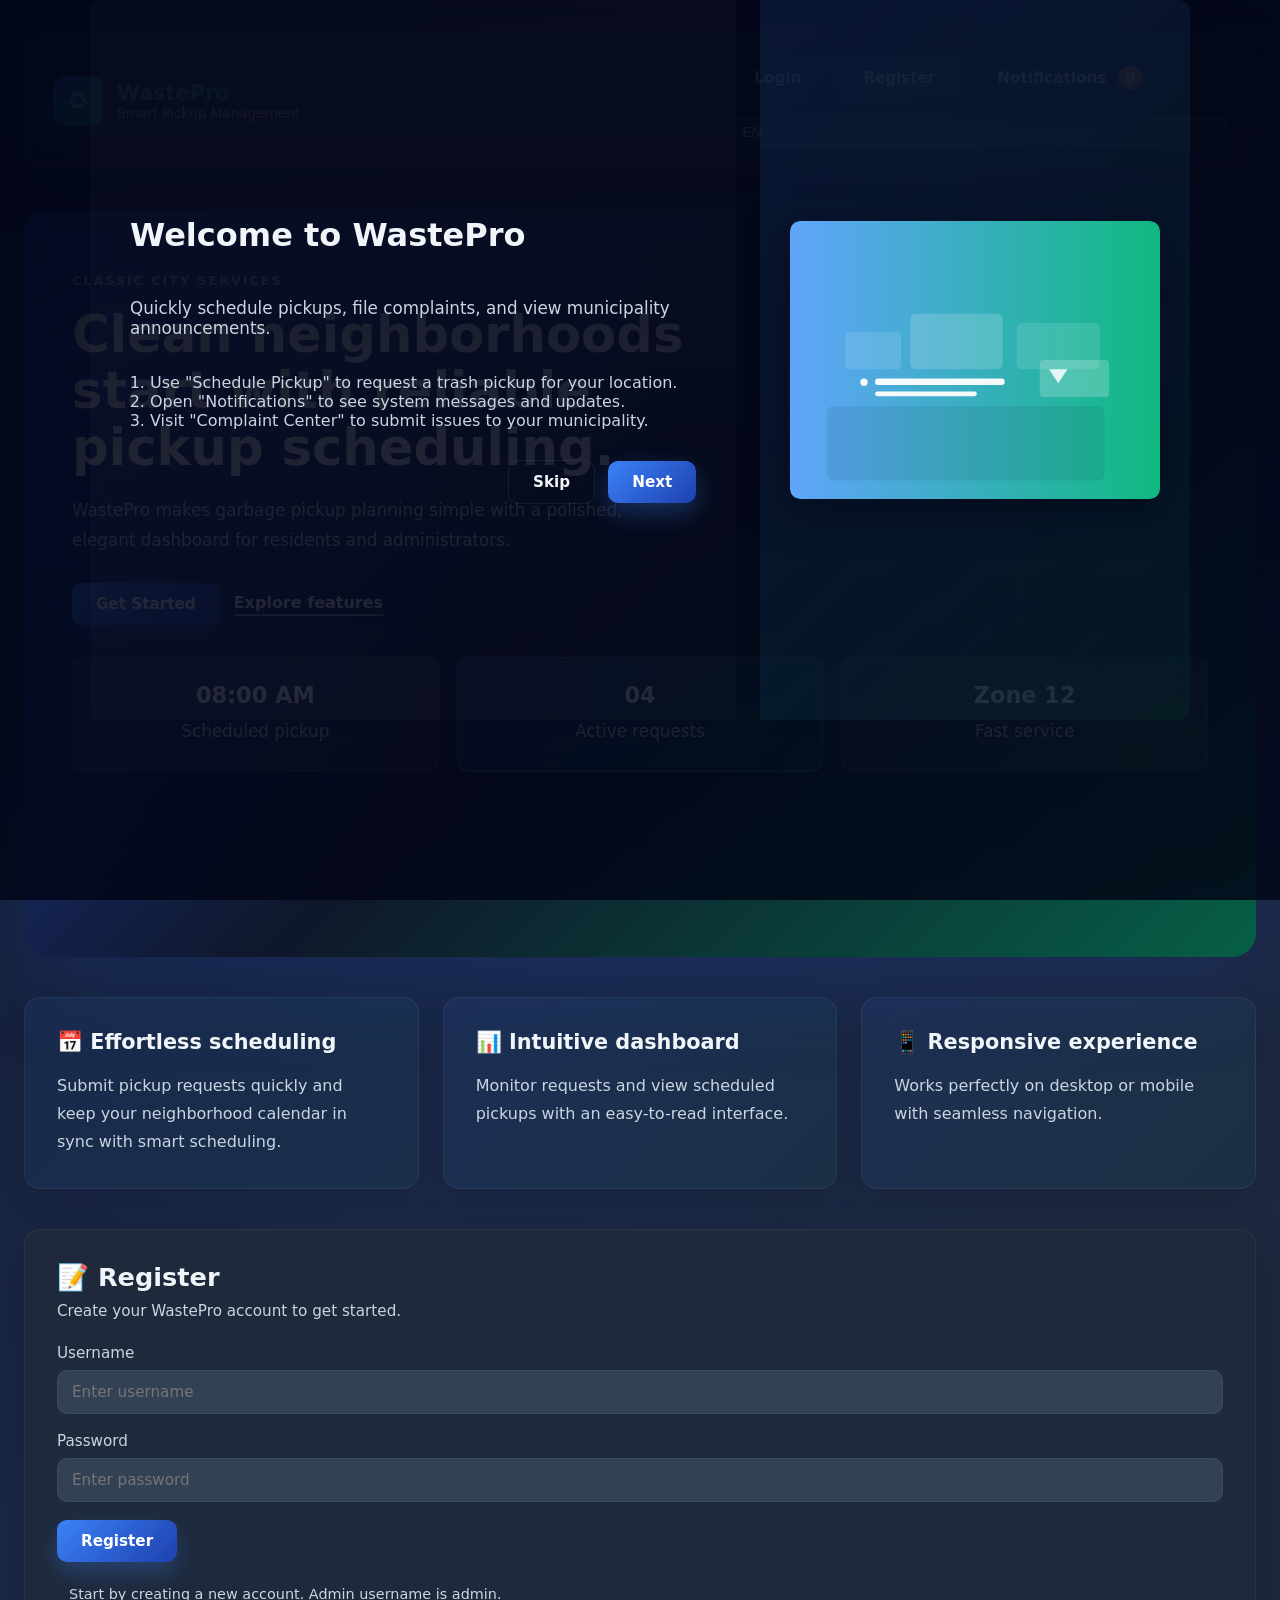
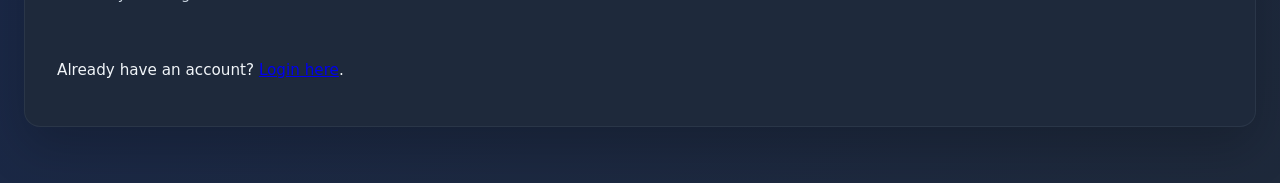
<file: frontend/index.html>
﻿<!DOCTYPE html>
<html lang="en">
<head>
  <meta charset="UTF-8">
  <meta name="viewport" content="width=device-width, initial-scale=1.0">
  <title>WastePro Pickup Management</title>
  <link rel="stylesheet" href="style.css">
</head>
<body data-page="register">
  <div class="page-shell">
    <div id="onboardingModal" class="onboarding-modal hidden">
      <div class="onboarding-card">
        <div class="onboarding-content">
          <h2>Welcome to WastePro</h2>
          <p>Quickly schedule pickups, file complaints, and view municipality announcements.</p>
          <ol>
            <li>Use "Schedule Pickup" to request a trash pickup for your location.</li>
            <li>Open "Notifications" to see system messages and updates.</li>
            <li>Visit "Complaint Center" to submit issues to your municipality.</li>
          </ol>
          <div style="text-align:right; margin-top:12px;">
            <button id="onboardingSkip" class="button button--ghost" style="margin-right:8px;">Skip</button>
            <button id="onboardingNext" class="button button--primary">Next</button>
          </div>
        </div>
        <div class="onboarding-visual" aria-hidden="true">
          <img src="assets/onboarding-illustration.svg" alt="Onboarding illustration" class="onboarding-image">
        </div>
      </div>
    </div>
    <script>
      try {
        if (!localStorage.getItem('wasteproSeenOnboarding')) {
          document.getElementById('onboardingModal')?.classList.remove('hidden');
        }
      } catch (error) {
        console.warn('Onboarding display check failed', error);
      }
    </script>
    <header class="topbar">
      <div class="brand-bar">
        <div class="brand-mark">♻️</div>
        <div>
          <span class="brand-name">WastePro</span>
          <span class="brand-subtitle">Smart Pickup Management</span>
        </div>
      </div>
      <div class="topbar-actions">
        <button class="button button--ghost" onclick="window.location.href='login.html'" id="loginNavButton">Login</button>
        <button class="button button--secondary" onclick="window.location.href='index.html'" id="registerNavButton">Register</button>
        <button class="button button--ghost" onclick="toggleNotifications()" id="notificationButton">Notifications <span id="notificationBadge" class="notification-badge">0</span></button>
        <select id="languageSelect" onchange="changeLanguage(this.value)">
          <option value="en">EN</option>
          <option value="hi">HI</option>
          <option value="kn">KN</option>
          <option value="te">TE</option>
          <option value="es">ES</option>
        </select>
      </div>
    </header>

    <section id="homeSection" class="hero">
      <div class="hero__copy">
        <span class="eyebrow">Classic city services</span>
        <h1 id="heroTitle">Clean neighborhoods start with reliable pickup scheduling.</h1>
        <p id="heroSubtitle">WastePro makes garbage pickup planning simple with a polished, elegant dashboard for residents and administrators.</p>
        <div class="hero__actions">
          <button class="button button--primary" onclick="document.getElementById('authSection')?.scrollIntoView({behavior: 'smooth'})" id="heroCta">Register Now</button>
          <a class="hero__link" href="#features" id="heroLink">Explore features</a>
        </div>
      </div>
      <div class="hero__visual">
        <div class="visual-panel">
          <div class="visual-panel__item">
            <span>08:00 AM</span>
            <p>Scheduled pickup</p>
          </div>
          <div class="visual-panel__item highlight">
            <span>04</span>
            <p>Active requests</p>
          </div>
          <div class="visual-panel__item">
            <span>Zone 12</span>
            <p>Fast service</p>
          </div>
        </div>
      </div>
    </section>

    <section id="features" class="features">
      <div class="feature-card">
        <h2 id="feature1Title">📅 Effortless scheduling</h2>
        <p id="feature1Desc">Submit pickup requests quickly and keep your neighborhood calendar in sync with smart scheduling.</p>
      </div>
      <div class="feature-card">
        <h2 id="feature2Title">📊 Intuitive dashboard</h2>
        <p id="feature2Desc">Monitor requests and view scheduled pickups with an easy-to-read interface and real-time updates.</p>
      </div>
      <div class="feature-card">
        <h2 id="feature3Title">📱 Responsive experience</h2>
        <p id="feature3Desc">Works perfectly on desktop or mobile, with a modern design and seamless navigation.</p>
      </div>
    </section>

    <div class="content-grid">

      <section class="card auth-card" id="authSection">
        <div class="card__header">
          <h2 id="authHeading">📝 Register</h2>
          <p id="authDesc">Create your WastePro account to get started.</p>
        </div>
        <div class="card__body">
          <div class="form-group">
            <label for="username">Username</label>
            <input type="text" id="username" placeholder="Enter username">
          </div>
          <div class="form-group">
            <label for="password">Password</label>
            <input type="password" id="password" placeholder="Enter password">
          </div>
          <div class="button-row">
            <button class="button button--primary" onclick="register()" id="registerButton">Register</button>
          </div>
          <p id="loginInfo" class="status-message">Start by creating a new account. Admin username is admin.</p>
          <p id="authMessage" class="status-message"></p>
          <p style="margin-top: 1rem; font-size: 0.95rem;">Already have an account? <a href="login.html">Login here</a>.</p>
        </div>
      </section>

      <section class="card dashboard-card hidden" id="dashboard">
        <div class="card__header">
          <h2 id="dashboardHeading">📊 Dashboard</h2>
          <p class="dashboard__welcome" id="welcomeMessage"></p>
        </div>
        <div class="card__body">
          <form id="pickupForm" class="pickup-form">
            <div class="form-row">
              <div class="form-group">
                <label for="location">Pickup Location</label>
                <input type="text" id="location" placeholder="Enter location" required>
              </div>
              <div class="form-group">
                <label>Live Location</label>
                <div class="live-location-row">
                  <button type="button" class="button button--secondary" id="useMyLocationButton" onclick="useMyLocation()">📍 Use My Location</button>
                  <span id="locationStatus" class="status-message"></span>
                </div>
                <div id="locationMapContainer" class="location-map-container hidden">
                  <div class="location-info">
                    <p><strong>Coordinates:</strong> <span id="coordsDisplay">—</span></p>
                    <p><strong>Address:</strong> <span id="addressDisplay">—</span></p>
                    <p><strong>Accuracy:</strong> <span id="accuracyDisplay">—</span> meters</p>
                  </div>
                  <iframe id="locationMap" class="location-map" style="border:none; border-radius: 8px; width: 100%; height: 300px;" allowfullscreen="" loading="lazy"></iframe>
                  <button type="button" class="button button--secondary" onclick="refreshLocation()" style="margin-top: 8px; width: 100%;">🔄 Refresh Location</button>
                </div>
              </div>
              <div class="form-group">
                <label for="date">Date</label>
                <input type="date" id="date" required>
              </div>
              <div class="form-group">
                <label for="time">Time</label>
                <input type="time" id="time" required>
              </div>
            </div>
            <button class="button button--primary" type="submit" id="scheduleButton">Schedule Pickup</button>
          </form>
          <div class="pickup-list-block">
            <h3>🗑️ Your Scheduled Pickups</h3>
            <ul id="pickupList" class="pickup-list"></ul>
          </div>
          <div class="announcement-block">
            <h3 id="announcementHeading">📢 Municipality Announcements</h3>
            <ul id="announcementList" class="announcement-list"></ul>
          </div>
          <div class="dashboard-actions">
            <button class="button button--secondary" onclick="showComplaintSection()" id="complaintSectionButton">📝 Complaint Center</button>
            <button class="button button--ghost" onclick="showAdminSection()" id="adminSectionButton">⚙️ Admin Panel</button>
          </div>
          <div class="notification-panel hidden" id="notificationPanel">
            <h3 id="notificationHeading">🔔 Notifications</h3>
            <ul id="notificationList" class="pickup-list"></ul>
          </div>
        </div>
      </section>

      <section class="card hidden" id="complaintSection">
        <div class="card__header">
          <div style="display: flex; justify-content: space-between; align-items: center;">
            <h2 id="complaintHeading">📝 File a Complaint</h2>
            <button class="button button--ghost" onclick="showDashboard()" style="padding: 8px 16px; font-size: 0.9rem;">← Back to Dashboard</button>
          </div>
          <p id="authDesc">Share your concerns with us</p>
        </div>
        <div class="card__body">
          <div class="page-note" id="userStatus"></div>
          <form id="complaintForm" class="pickup-form">
            <div class="form-row">
              <div class="form-group">
                <label for="subject">Subject</label>
                <input type="text" id="subject" placeholder="Brief summary" required>
              </div>
              <div class="form-group">
                <label for="category">Category</label>
                <select id="category">
                  <option value="Service">Service</option>
                  <option value="Cleanliness">Cleanliness</option>
                  <option value="Safety">Safety</option>
                  <option value="Other">Other</option>
                </select>
              </div>
            </div>
            <div class="form-group">
              <label for="description">Description</label>
              <textarea id="description" placeholder="Describe the issue" rows="4" required></textarea>
            </div>
            <button class="button button--primary" type="button" onclick="submitComplaint()" id="submitComplaintButton">Submit Complaint</button>
            <p id="complaintMessage" class="status-message"></p>
          </form>
        </div>
      </section>

      <section class="card hidden" id="adminSection">
        <div class="card__header">
          <div style="display: flex; justify-content: space-between; align-items: center;">
            <h2 id="adminHeading">⚙️ Admin Panel</h2>
            <button class="button button--ghost" onclick="showDashboard()" style="padding: 8px 16px; font-size: 0.9rem;">← Back to Dashboard</button>
          </div>
          <p id="adminTips">Manage system, review requests, complaints, and announcements</p>
        </div>
        <div class="card__body admin-dashboard">
          <div class="admin-summary">
            <div>Users: <span id="adminUsersCount">0</span></div>
            <div>Pickups: <span id="adminPickupsCount">0</span></div>
            <div>Complaints: <span id="adminComplaintsCount">0</span></div>
            <div>Announcements: <span id="adminAnnouncementsCount">0</span></div>
          </div>

          <div class="admin-grid">
            <div class="admin-block">
              <h3>Active Pickup Requests</h3>
              <ul id="adminPickupList" class="pickup-list"></ul>
            </div>
            <div class="admin-block">
              <h3>Complaint Inbox</h3>
              <ul id="adminComplaintList" class="pickup-list"></ul>
            </div>
          </div>
        </div>
      </section>
    </div>
  </div>

  <!-- Google Maps API -->
  <script src="script.js"></script>
</body>
</html>
</file>
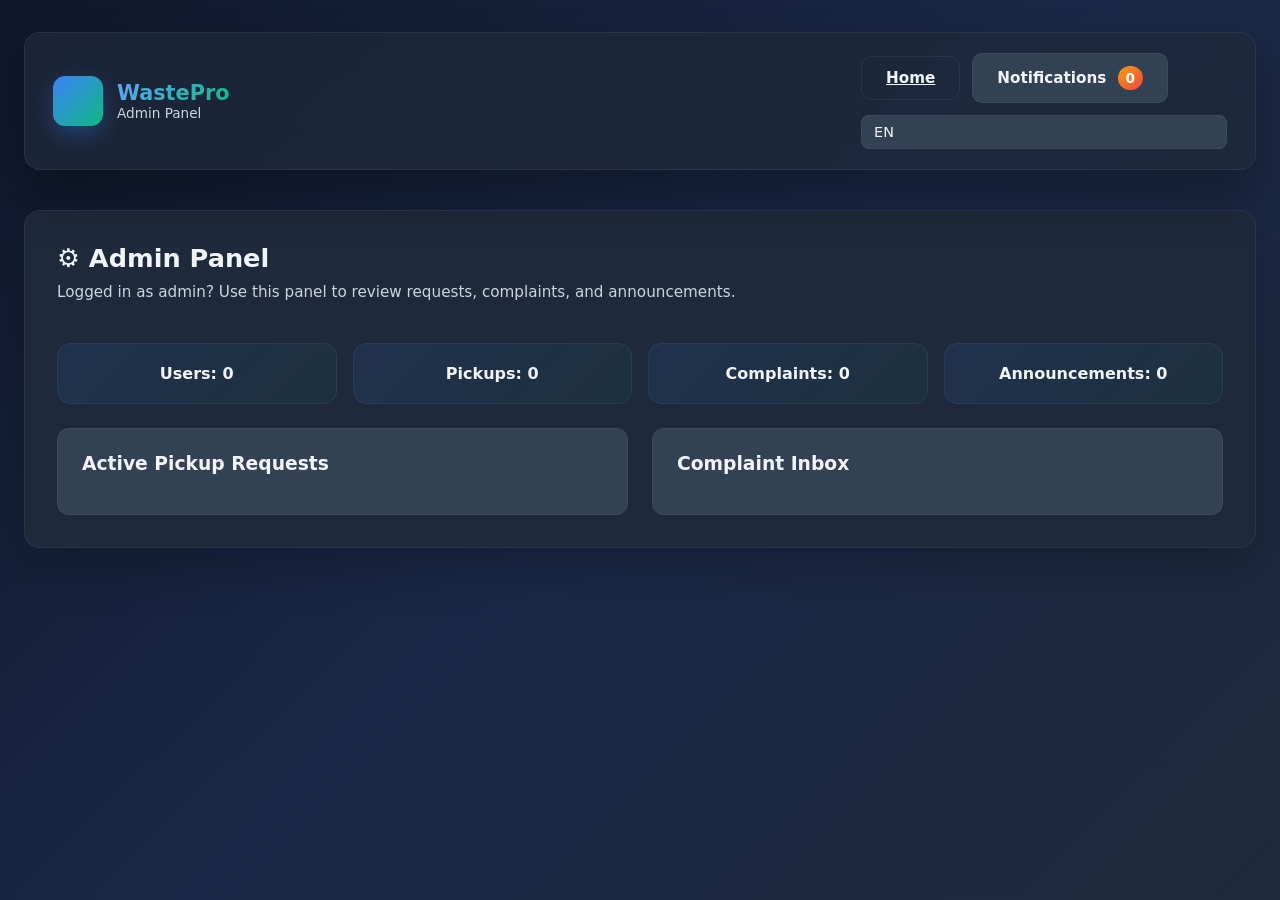
<file: frontend/admin.html>
<!DOCTYPE html>
<html lang="en" data-page="admin">
<head>
  <meta charset="UTF-8">
  <meta name="viewport" content="width=device-width, initial-scale=1.0">
  <title>WastePro Admin Panel</title>
  <link rel="stylesheet" href="style.css">
</head>
<body data-page="admin">
  <div class="page-shell">
    <header class="topbar">
      <div class="brand-bar">
        <div class="brand-mark"></div>
        <div>
          <span class="brand-name">WastePro</span>
          <span class="brand-subtitle">Admin Panel</span>
        </div>
      </div>
      <div class="topbar-actions">
        <a class="button button--ghost" href="index.html">Home</a>
        <button class="button button--secondary" onclick="toggleNotifications()" id="notificationButton">Notifications <span id="notificationBadge" class="notification-badge">0</span></button>
        <select id="languageSelect" onchange="changeLanguage(this.value)">
          <option value="en">EN</option>
          <option value="hi">HI</option>
          <option value="kn">KN</option>
          <option value="te">TE</option>
          <option value="es">ES</option>
        </select>
      </div>
    </header>

    <section class="card">
      <div class="card__header">
        <h2 id="adminHeading">Admin Panel</h2>
        <p id="adminTips">Logged in as admin? Use this panel to review requests, complaints, and announcements.</p>
      </div>
      <div class="card__body admin-dashboard">
        <div class="admin-summary">
          <div>Users: <span id="adminUsersCount">0</span></div>
          <div>Pickups: <span id="adminPickupsCount">0</span></div>
          <div>Complaints: <span id="adminComplaintsCount">0</span></div>
          <div>Announcements: <span id="adminAnnouncementsCount">0</span></div>
        </div>

        <div class="admin-grid">
          <div class="admin-block">
            <h3>Active Pickup Requests</h3>
            <ul id="adminPickupList" class="pickup-list"></ul>
          </div>
          <div class="admin-block">
            <h3>Complaint Inbox</h3>
            <ul id="adminComplaintList" class="pickup-list"></ul>
          </div>
        </div>
      </div>
    </section>

    <div class="notification-panel hidden" id="notificationPanel">
      <h3 id="notificationHeading">Notifications</h3>
      <ul id="notificationList" class="pickup-list"></ul>
    </div>
  </div>
  <script src="script.js"></script>
</body>
</html>
</file>
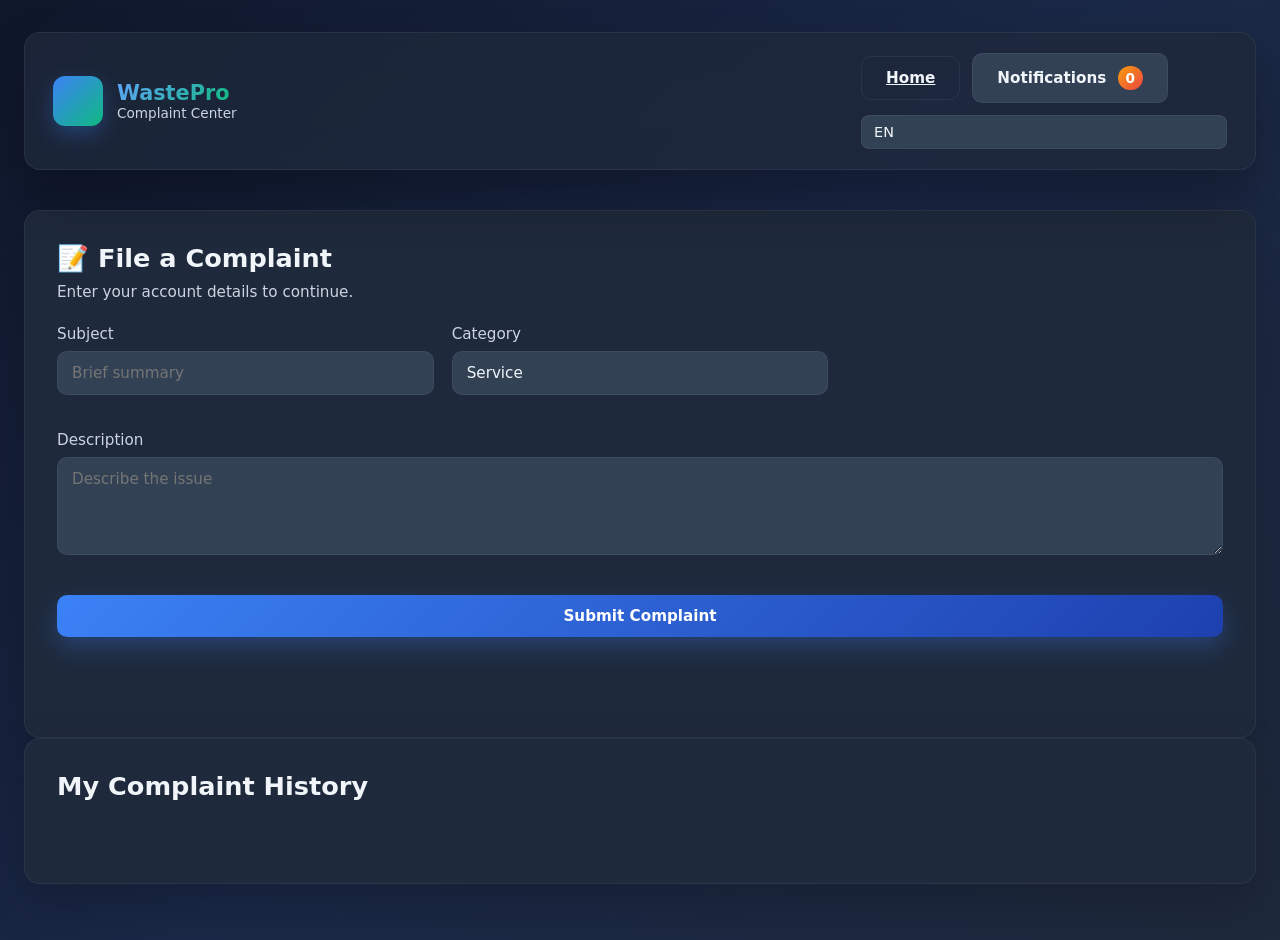
<file: frontend/complaint.html>
<!DOCTYPE html>
<html lang="en" data-page="complaint">
<head>
  <meta charset="UTF-8">
  <meta name="viewport" content="width=device-width, initial-scale=1.0">
  <title>WastePro Complaint Center</title>
  <link rel="stylesheet" href="style.css">
</head>
<body data-page="complaint">
  <div class="page-shell">
    <header class="topbar">
      <div class="brand-bar">
        <div class="brand-mark"></div>
        <div>
          <span class="brand-name">WastePro</span>
          <span class="brand-subtitle">Complaint Center</span>
        </div>
      </div>
      <div class="topbar-actions">
        <a class="button button--ghost" href="index.html">Home</a>
        <button class="button button--secondary" onclick="toggleNotifications()" id="notificationButton">Notifications <span id="notificationBadge" class="notification-badge">0</span></button>
        <select id="languageSelect" onchange="changeLanguage(this.value)">
          <option value="en">EN</option>
          <option value="hi">HI</option>
          <option value="kn">KN</option>
          <option value="te">TE</option>
          <option value="es">ES</option>
        </select>
      </div>
    </header>

    <section class="card">
      <div class="card__header">
        <h2 id="complaintHeading">File a Complaint</h2>
        <p id="authDesc">Enter your account details to continue.</p>
      </div>
      <div class="card__body">
        <div class="page-note" id="userStatus"></div>
        <form id="complaintForm" class="pickup-form">
          <div class="form-row">
            <div class="form-group">
              <label for="subject">Subject</label>
              <input type="text" id="subject" placeholder="Brief summary" required>
            </div>
            <div class="form-group">
              <label for="category">Category</label>
              <select id="category">
                <option value="Service">Service</option>
                <option value="Cleanliness">Cleanliness</option>
                <option value="Safety">Safety</option>
                <option value="Other">Other</option>
              </select>
            </div>
          </div>
          <div class="form-group">
            <label for="description">Description</label>
            <textarea id="description" placeholder="Describe the issue" rows="4" required></textarea>
          </div>
          <button class="button button--primary" type="button" onclick="submitComplaint()" id="submitComplaintButton">Submit Complaint</button>
          <p id="complaintMessage" class="status-message"></p>
        </form>
      </div>
    </section>

    <section class="card">
      <div class="card__header">
        <h2>My Complaint History</h2>
      </div>
      <div class="card__body">
        <ul id="complaintHistory" class="pickup-list"></ul>
      </div>
    </section>

    <div class="notification-panel hidden" id="notificationPanel">
      <h3 id="notificationHeading">Notifications</h3>
      <ul id="notificationList" class="pickup-list"></ul>
    </div>
  </div>
  <script src="script.js"></script>
</body>
</html>
</file>
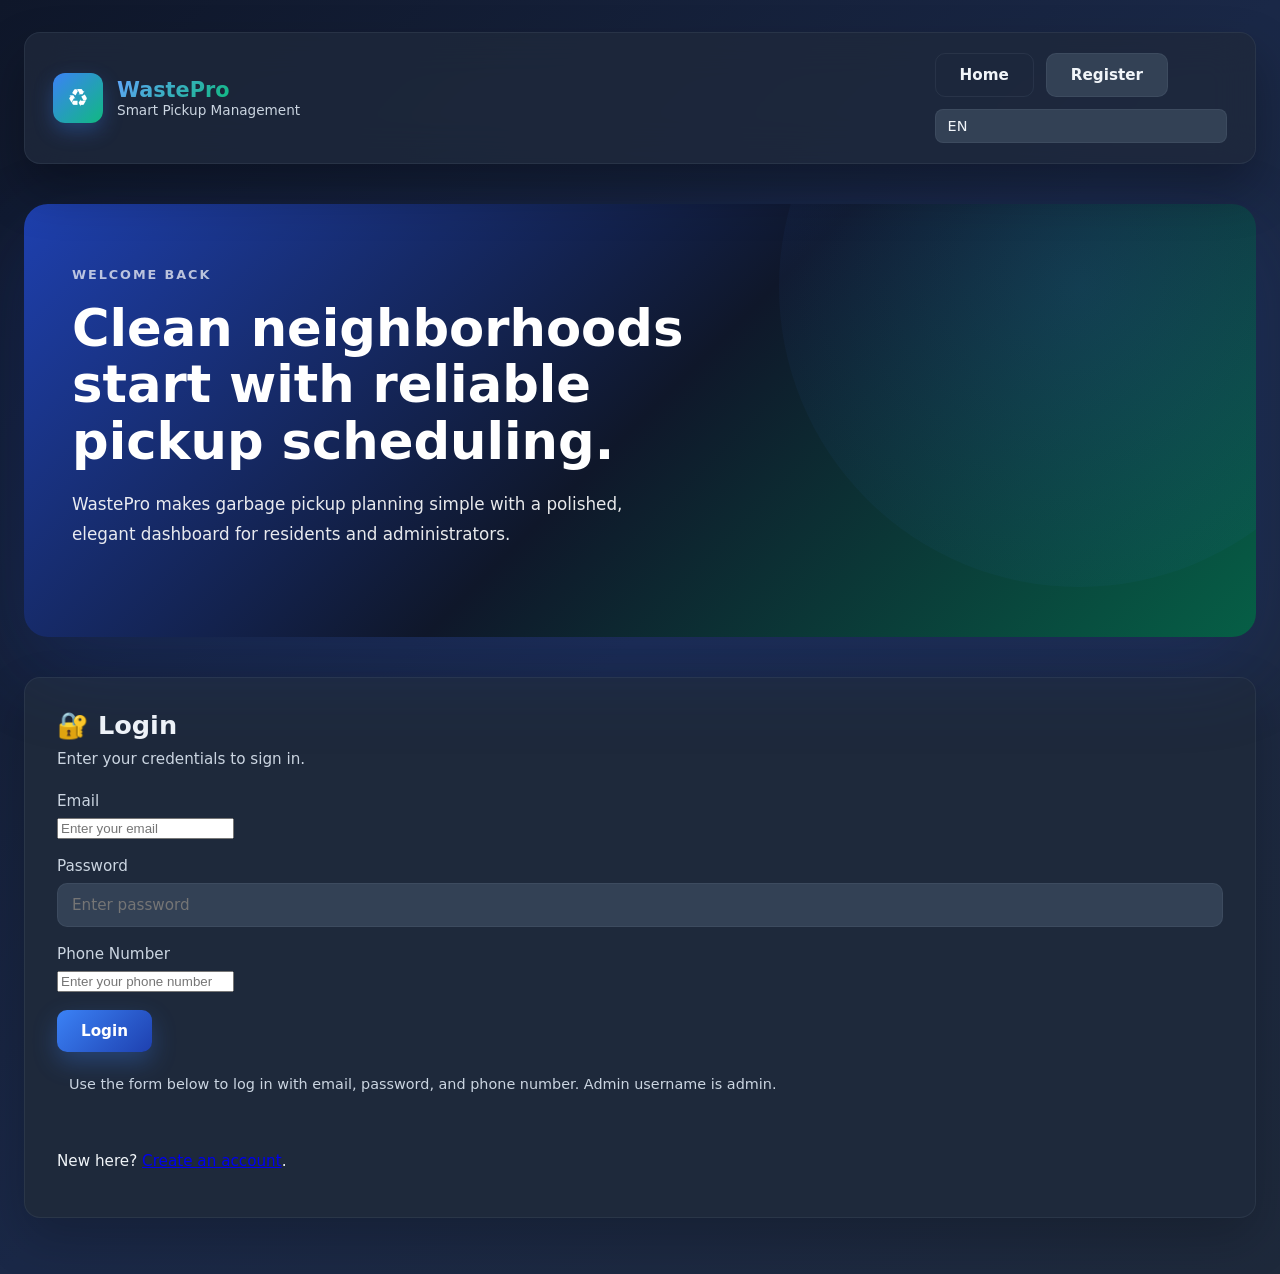
<file: frontend/login.html>
<!DOCTYPE html>
<html lang="en">
<head>
  <meta charset="UTF-8">
  <meta name="viewport" content="width=device-width, initial-scale=1.0">
  <title>WastePro Login</title>
  <link rel="stylesheet" href="style.css">
</head>
<body data-page="login">
  <div class="page-shell">
    <header class="topbar">
      <div class="brand-bar">
        <div class="brand-mark">♻️</div>
        <div>
          <span class="brand-name">WastePro</span>
          <span class="brand-subtitle">Smart Pickup Management</span>
        </div>
      </div>
      <div class="topbar-actions">
        <button class="button button--ghost" onclick="window.location.href='index.html'" id="homeButton">Home</button>
        <button class="button button--secondary" onclick="window.location.href='register.html'" id="registerNavButton">Register</button>
        <select id="languageSelect" onchange="changeLanguage(this.value)">
          <option value="en">EN</option>
          <option value="hi">HI</option>
          <option value="kn">KN</option>
          <option value="te">TE</option>
          <option value="es">ES</option>
        </select>
      </div>
    </header>

    <section class="hero">
      <div class="hero__copy">
        <span class="eyebrow">Welcome back</span>
        <h1 id="heroTitle">Login to your WastePro account</h1>
        <p id="heroSubtitle">Access your pickup requests, complaints and notifications.</p>
      </div>
    </section>

    <div class="content-grid">
      <section class="card auth-card" id="authSection">
        <div class="card__header">
          <h2 id="authHeading">🔐 Login</h2>
          <p id="authDesc">Enter your credentials to sign in.</p>
        </div>
        <div class="card__body">
          <form id="loginForm" onsubmit="event.preventDefault(); login();">
            <div class="form-group">
              <label for="username">Email</label>
              <input type="email" id="username" name="username" placeholder="Enter your email" required autocomplete="username">
            </div>
            <div class="form-group">
              <label for="password">Password</label>
              <input type="password" id="password" name="password" placeholder="Enter password" required autocomplete="current-password">
            </div>
            <div class="form-group">
              <label for="phone">Phone Number</label>
              <input type="tel" id="phone" name="phone" placeholder="Enter your phone number" required autocomplete="tel">
            </div>
            <div class="button-row">
              <button type="submit" class="button button--primary" id="loginButton">Login</button>
            </div>
          </form>
          <p id="loginInfo" class="status-message">Use the form below to log in with email, password, and phone number. Admin username is admin.</p>
          <p id="authMessage" class="status-message"></p>
          <p style="margin-top: 1rem; font-size: 0.95rem;">New here? <a href="register.html">Create an account</a>.</p>
        </div>
      </section>
    </div>
  </div>
  <script src="script.js"></script>
</body>
</html>
</file>
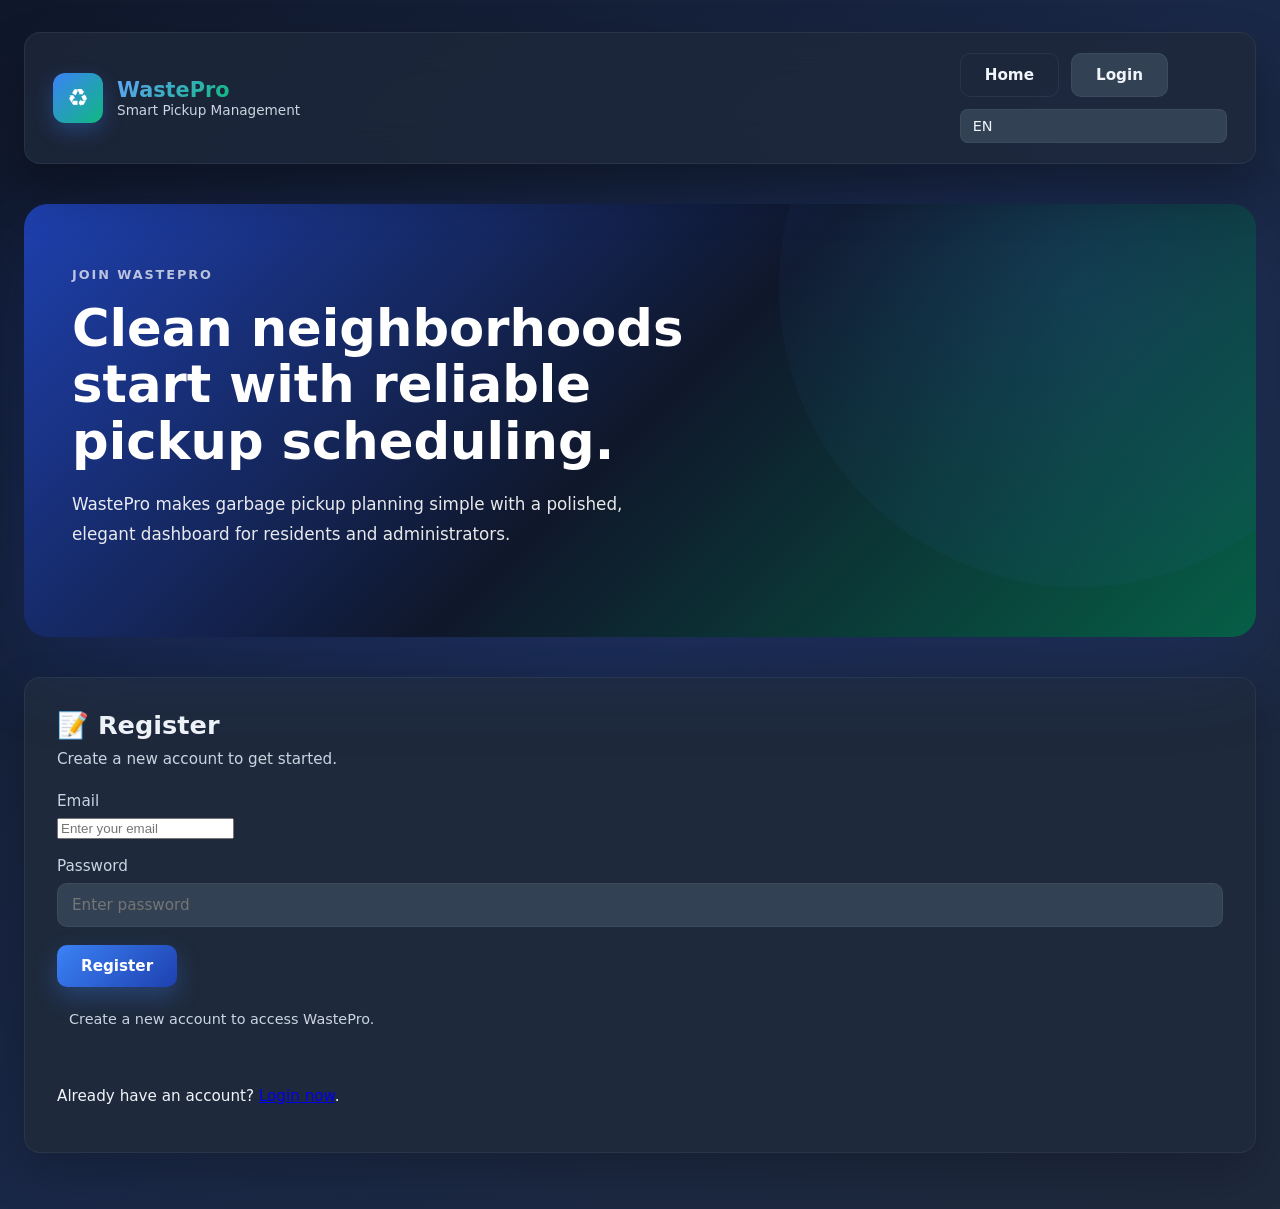
<file: frontend/register.html>
<!DOCTYPE html>
<html lang="en">
<head>
  <meta charset="UTF-8">
  <meta name="viewport" content="width=device-width, initial-scale=1.0">
  <title>WastePro Register</title>
  <link rel="stylesheet" href="style.css">
</head>
<body data-page="register">
  <div class="page-shell">
    <header class="topbar">
      <div class="brand-bar">
        <div class="brand-mark">♻️</div>
        <div>
          <span class="brand-name">WastePro</span>
          <span class="brand-subtitle">Smart Pickup Management</span>
        </div>
      </div>
      <div class="topbar-actions">
        <button class="button button--ghost" onclick="window.location.href='index.html'" id="homeButton">Home</button>
        <button class="button button--secondary" onclick="window.location.href='login.html'" id="loginNavButton">Login</button>
        <select id="languageSelect" onchange="changeLanguage(this.value)">
          <option value="en">EN</option>
          <option value="hi">HI</option>
          <option value="kn">KN</option>
          <option value="te">TE</option>
          <option value="es">ES</option>
        </select>
      </div>
    </header>

    <section class="hero">
      <div class="hero__copy">
        <span class="eyebrow">Join WastePro</span>
        <h1 id="heroTitle">Create your WastePro account</h1>
        <p id="heroSubtitle">Register now to schedule pickups and manage local services.</p>
      </div>
    </section>

    <div class="content-grid">
      <section class="card auth-card" id="authSection">
        <div class="card__header">
          <h2 id="authHeading">📝 Register</h2>
          <p id="authDesc">Create a new account to get started.</p>
        </div>
        <div class="card__body">
          <form id="registerForm" onsubmit="event.preventDefault(); register();">
            <div class="form-group">
              <label for="username">Email</label>
              <input type="email" id="username" name="username" placeholder="Enter your email" required autocomplete="username">
            </div>
            <div class="form-group">
              <label for="password">Password</label>
              <input type="password" id="password" name="password" placeholder="Enter password" required autocomplete="new-password">
            </div>
            <div class="button-row">
              <button type="submit" class="button button--primary" id="registerButton">Register</button>
            </div>
          </form>
          <p id="loginInfo" class="status-message">Create a new account to access WastePro.</p>
          <p id="authMessage" class="status-message"></p>
          <p style="margin-top: 1rem; font-size: 0.95rem;">Already have an account? <a href="login.html">Login now</a>.</p>
        </div>
      </section>
    </div>
  </div>
  <script src="script.js"></script>
</body>
</html>
</file>
<file: frontend/style.css>
﻿:root {
  --bg: #0f172a;
  --surface: #1e293b;
  --surface-alt: #334155;
  --text: #f1f5f9;
  --muted: #cbd5e1;
  --primary: #3b82f6;
  --primary-dark: #1e40af;
  --primary-light: #60a5fa;
  --accent: #10b981;
  --accent-warm: #f59e0b;
  --border: rgba(148, 163, 184, 0.1);
  --shadow: 0 20px 60px rgba(0, 0, 0, 0.3);
}

* {
  box-sizing: border-box;
}

body {
  margin: 0;
  padding: 0;
  min-height: 100vh;
  font-family: 'Segoe UI', 'Trebuchet MS', system-ui, -apple-system, BlinkMacSystemFont, sans-serif;
  background: linear-gradient(135deg, #0f172a 0%, #1a2847 50%, #1e293b 100%);
  color: var(--text);
}

.page-shell {
  max-width: 1280px;
  margin: 0 auto;
  padding: 32px 24px 56px;
}

.topbar {
  display: flex;
  align-items: center;
  justify-content: space-between;
  gap: 16px;
  margin-bottom: 40px;
  background: rgba(30, 41, 59, 0.8);
  backdrop-filter: blur(20px);
  border: 1px solid rgba(148, 163, 184, 0.1);
  border-radius: 16px;
  padding: 20px 28px;
  box-shadow: 0 25px 50px rgba(0, 0, 0, 0.3);
  position: sticky;
  top: 20px;
  z-index: 100;
}

.brand-bar {
  display: flex;
  align-items: center;
  gap: 14px;
}

.brand-mark {
  width: 50px;
  height: 50px;
  background: linear-gradient(135deg, #3b82f6 0%, #10b981 100%);
  border-radius: 12px;
  box-shadow: 0 8px 20px rgba(59, 130, 246, 0.3);
  display: flex;
  align-items: center;
  justify-content: center;
  font-size: 24px;
  font-weight: bold;
  color: white;
}

.brand-name {
  font-size: 1.3rem;
  font-weight: 700;
  background: linear-gradient(135deg, #60a5fa, #10b981);
  -webkit-background-clip: text;
  -webkit-text-fill-color: transparent;
  background-clip: text;
}

.brand-subtitle {
  font-size: 0.85rem;
  color: var(--muted);
  display: block;
}

.topbar-actions {
  display: flex;
  align-items: center;
  gap: 12px;
  flex-wrap: wrap;
}
#languageSelect {
  background: var(--surface-alt) !important;
  color: var(--text) !important;
  border: 1px solid var(--border) !important;
  border-radius: 8px !important;
  padding: 8px 12px !important;
  font-size: 0.9rem !important;
  cursor: pointer;
  transition: all 0.3s ease;
}

#languageSelect:hover {
  border-color: var(--primary) !important;
  background: rgba(59, 130, 246, 0.1) !important;
}

#languageSelect:focus {
  outline: none;
  border-color: var(--primary) !important;
  box-shadow: 0 0 0 3px rgba(59, 130, 246, 0.1);
}

#languageSelect option {
  background: var(--surface);
  color: var(--text);
}

#category {
  background: var(--surface-alt) !important;
  color: var(--text) !important;
  border: 1px solid var(--border) !important;
  border-radius: 10px !important;
  padding: 12px 14px !important;
  font-size: 0.95rem !important;
  cursor: pointer;
  transition: all 0.3s ease;
}

#category:hover {
  border-color: var(--primary) !important;
  background: rgba(59, 130, 246, 0.05) !important;
}

#category:focus {
  outline: none;
  border-color: var(--primary) !important;
  box-shadow: 0 0 0 3px rgba(59, 130, 246, 0.1);
}

#category option {
  background: var(--surface);
  color: var(--text);
  padding: 8px;
}

.notification-badge {
  display: inline-flex;
  align-items: center;
  justify-content: center;
  min-width: 24px;
  height: 24px;
  border-radius: 999px;
  background: linear-gradient(135deg, #f59e0b, #ef4444);
  color: #fff;
  font-size: 0.85rem;
  padding: 0 8px;
  margin-left: 6px;
  font-weight: 600;
}

.live-location-row {
  display: flex;
  align-items: center;
  gap: 12px;
}

.announcement-block,
.complaint-block,
.notification-panel,
.admin-panel {
  margin-top: 32px;
  border-top: 1px solid var(--border);
  padding-top: 24px;
}

.notification-panel,
.admin-panel {
  background: var(--surface);
  border-radius: 16px;
  padding: 24px;
  border: 1px solid var(--border);
  max-height: 500px;
  overflow-y: auto;
}

.announcement-list {
  list-style: none;
  padding: 0;
  margin: 16px 0 0;
  display: grid;
  gap: 12px;
}

.notification-panel h3,
.announcement-block h3,
.complaint-block h3,
.admin-panel h3 {
  margin-bottom: 18px;
  font-size: 1.2rem;
  color: var(--text);
}

.announcement-list li {
  padding: 16px 18px;
  border-radius: 16px;
  background: var(--surface);
  border: 1px solid var(--border);
}

.admin-summary {
  display: grid;
  grid-template-columns: repeat(4, minmax(120px, 1fr));
  gap: 16px;
  margin-top: 18px;
}

.admin-summary div {
  padding: 20px;
  border-radius: 14px;
  background: linear-gradient(135deg, rgba(59, 130, 246, 0.1), rgba(16, 185, 129, 0.05));
  border: 1px solid var(--border);
  font-weight: 600;
  text-align: center;
}

.admin-tips {
  margin-top: 18px;
  color: var(--muted);
}

@media (max-width: 940px) {
  .admin-summary {
    grid-template-columns: 1fr 1fr;
  }
}

@media (max-width: 720px) {
  .admin-summary {
    grid-template-columns: 1fr;
  }
}

.hero {
  border-radius: 24px;
  padding: 60px 48px;
  background: linear-gradient(135deg, #1e40af 0%, #0f172a 50%, #065f46 100%);
  color: #fff;
  box-shadow: 0 30px 90px rgba(30, 64, 175, 0.2);
  margin-bottom: 40px;
  position: relative;
  overflow: hidden;
}

.hero::before {
  content: '';
  position: absolute;
  top: -50%;
  right: -10%;
  width: 600px;
  height: 600px;
  background: radial-gradient(circle, rgba(59, 130, 246, 0.15), transparent);
  border-radius: 50%;
}

.hero__copy {
  max-width: 640px;
  position: relative;
  z-index: 2;
}

.eyebrow {
  display: inline-block;
  margin-bottom: 18px;
  letter-spacing: 0.15em;
  text-transform: uppercase;
  color: rgba(255, 255, 255, 0.7);
  font-size: 0.8rem;
  font-weight: 600;
}

.hero h1 {
  margin: 0 0 20px;
  font-size: clamp(2.2rem, 4vw, 3.2rem);
  line-height: 1.1;
  font-weight: 800;
}

.hero p {
  max-width: 560px;
  line-height: 1.8;
  color: rgba(255,255,255,0.9);
  margin-bottom: 28px;
  font-size: 1.05rem;
}

.hero__actions {
  display: flex;
  flex-wrap: wrap;
  gap: 14px;
  align-items: center;
}

.hero__link {
  color: rgba(255,255,255,0.95);
  text-decoration: none;
  font-weight: 600;
  border-bottom: 2px solid rgba(255, 255, 255, 0.5);
  padding-bottom: 2px;
  transition: all 0.3s ease;
}

.hero__link:hover {
  border-bottom-color: rgba(255, 255, 255, 1);
}

.hero__visual {
  position: relative;
  margin-top: 32px;
  min-height: 240px;
}

.visual-panel {
  display: grid;
  grid-template-columns: repeat(3, minmax(0, 1fr));
  gap: 18px;
}

.visual-panel__item {
  border-radius: 12px;
  background: rgba(255,255,255,0.1);
  padding: 24px;
  border: 1px solid rgba(255,255,255,0.15);
  backdrop-filter: blur(12px);
  transition: all 0.3s ease;
  text-align: center;
}

.visual-panel__item:hover {
  background: rgba(255,255,255,0.15);
  border-color: rgba(255,255,255,0.3);
  transform: translateY(-4px);
}

.visual-panel__item span {
  display: block;
  font-size: 1.4rem;
  font-weight: 700;
  margin-bottom: 8px;
}

.visual-panel__item p {
  margin: 0;
  color: rgba(255,255,255,0.8);
}

.visual-panel__item.highlight {
  background: linear-gradient(135deg, rgba(59, 130, 246, 0.3), rgba(16, 185, 129, 0.2));
  border: 1px solid rgba(255,255,255,0.25);
}

.features {
  display: grid;
  grid-template-columns: repeat(3, minmax(0, 1fr));
  gap: 24px;
  margin-bottom: 40px;
}

.feature-card {
  border-radius: 16px;
  background: linear-gradient(135deg, rgba(59, 130, 246, 0.08), rgba(16, 185, 129, 0.05));
  padding: 32px;
  box-shadow: 0 10px 30px rgba(0, 0, 0, 0.1);
  border: 1px solid var(--border);
  transition: all 0.3s ease;
  position: relative;
  overflow: hidden;
}

.feature-card::before {
  content: '';
  position: absolute;
  top: 0;
  left: -100%;
  width: 100%;
  height: 100%;
  background: linear-gradient(90deg, transparent, rgba(255, 255, 255, 0.1), transparent);
  transition: left 0.5s ease;
}

.feature-card:hover::before {
  left: 100%;
}

.feature-card h2 {
  margin-top: 0;
  color: var(--text);
  font-size: 1.3rem;
}

/* Onboarding modal */
.onboarding-modal {
  position: fixed;
  inset: 0;
  display: flex;
  align-items: stretch;
  justify-content: center;
  background: linear-gradient(180deg, rgba(2,6,23,0.95), rgba(2,6,23,0.85));
  z-index: 1000;
}
.onboarding-modal .onboarding-card {
  display: flex;
  flex-direction: row;
  align-items: stretch;
  gap: 24px;
  width: 100%;
  max-width: 1100px;
  height: 80vh;
  padding: 0;
  border-radius: 12px;
  overflow: hidden;
}
.onboarding-content {
  flex: 1 1 60%;
  padding: 48px 40px;
  background: linear-gradient(180deg, rgba(255,255,255,0.02), rgba(255,255,255,0.01));
  display: flex;
  flex-direction: column;
  justify-content: center;
}
.onboarding-content h2 { margin-top: 0; font-size: 2rem; }
.onboarding-content p { color: var(--muted); font-size: 1.05rem; }
.onboarding-content ol { margin: 18px 0; padding-left: 20px; color: var(--muted); }

.onboarding-visual {
  flex: 1 1 40%;
  background-image: linear-gradient(135deg, rgba(59,130,246,0.12), rgba(16,185,129,0.06));
  display: flex;
  align-items: center;
  justify-content: center;
}
.onboarding-image {
  width: 86%;
  height: auto;
  border-radius: 10px;
  box-shadow: 0 10px 40px rgba(2,6,23,0.6);
  background: linear-gradient(180deg, rgba(255,255,255,0.02), rgba(255,255,255,0.01));
}


.feature-card:hover {
  transform: translateY(-8px);
  border-color: var(--primary);
  box-shadow: 0 20px 40px rgba(59, 130, 246, 0.15);
}

.pickup-list li,
.notification-panel ul li,
.announcement-list li {
  transition: all 0.3s ease;
}

.pickup-list li:hover,
.notification-panel ul li:hover,
.announcement-list li:hover {
  transform: translateX(4px);
  border-color: var(--primary);
  box-shadow: 0 10px 25px rgba(59, 130, 246, 0.1);
}

.feature-card p {
  margin: 14px 0 0;
  color: var(--muted);
  line-height: 1.75;
}

.content-grid {
  display: grid;
  gap: 24px;
}

.card {
  background: var(--surface);
  border: 1px solid var(--border);
  border-radius: 16px;
  box-shadow: 0 20px 50px rgba(0, 0, 0, 0.2);
  transition: all 0.3s ease;
}

.card:hover {
  border-color: var(--primary);
  box-shadow: 0 25px 60px rgba(59, 130, 246, 0.15);
}

.card__header {
  padding: 32px 32px 0;
}

.card__body {
  padding: 32px 32px 36px;
}

.card__header h2 {
  margin: 0 0 10px;
  font-size: 1.6rem;
  font-weight: 700;
  color: var(--text);
}

.card__header p {
  margin: 0;
  color: var(--muted);
  font-size: 0.95rem;
}

.card__body {
  padding: 24px 32px 32px;
}

.form-group {
  margin-bottom: 18px;
}

.form-group label {
  display: block;
  margin-bottom: 8px;
  color: var(--muted);
  font-size: 0.95rem;
}

input[type="text"],
input[type="password"],
input[type="date"],
input[type="time"],
textarea,
select {
  width: 100%;
  border: 1px solid var(--border);
  border-radius: 10px;
  padding: 12px 14px;
  font-size: 0.95rem;
  background: var(--surface-alt);
  color: var(--text);
  transition: all 0.3s ease;
  font-family: inherit;
}

input:focus,
textarea:focus,
select:focus {
  outline: none;
  border-color: var(--primary);
  box-shadow: 0 0 0 3px rgba(59, 130, 246, 0.1);
  background: rgba(59, 130, 246, 0.02);
}

textarea {
  resize: vertical;
}

.button-row {
  display: flex;
  flex-wrap: wrap;
  gap: 14px;
}

button,
select,
input[type="text"],
input[type="password"],
input[type="date"],
input[type="time"] {
  font-family: inherit;
}

.button {
  border: none;
  border-radius: 10px;
  padding: 12px 24px;
  font-size: 0.95rem;
  font-weight: 600;
  cursor: pointer;
  transition: all 0.3s ease;
  position: relative;
  overflow: hidden;
  white-space: nowrap;
}

.button::before {
  content: '';
  position: absolute;
  top: 50%;
  left: 50%;
  width: 0;
  height: 0;
  border-radius: 50%;
  background: rgba(255, 255, 255, 0.2);
  transform: translate(-50%, -50%);
  transition: width 0.6s, height 0.6s;
}

.button:active::before {
  width: 300px;
  height: 300px;
}

.button--primary {
  background: linear-gradient(135deg, var(--primary) 0%, var(--primary-dark) 100%);
  color: #fff;
  box-shadow: 0 10px 25px rgba(59, 130, 246, 0.3);
}

.button--primary:hover {
  transform: translateY(-2px);
  box-shadow: 0 15px 35px rgba(59, 130, 246, 0.4);
}

.button--secondary {
  background: var(--surface-alt);
  color: var(--text);
  border: 1px solid var(--border);
}

.button--secondary:hover {
  background: rgba(59, 130, 246, 0.1);
  border-color: var(--primary);
  transform: translateY(-2px);
}

.button--ghost {
  background: transparent;
  color: var(--text);
  border: 1px solid var(--border);
}

.button--ghost:hover {
  background: rgba(59, 130, 246, 0.1);
  border-color: var(--primary);
}

.button:active {
  transform: translateY(0);
}

select {
  border: 1px solid rgba(15, 23, 42, 0.14);
  border-radius: 14px;
  padding: 12px 14px;
  background: #fff;
  color: var(--text);
}

.status-message {
  margin-top: 16px;
  min-height: 1.2rem;
  color: var(--muted);
}

.pickup-form {
  display: grid;
  gap: 18px;
}

.form-row {
  display: grid;
  gap: 18px;
  grid-template-columns: repeat(3, minmax(180px, 1fr));
}

.pickup-list-block {
  margin-top: 32px;
}

.pickup-list {
  list-style: none;
  padding: 0;
  margin: 16px 0 0;
  display: grid;
  gap: 14px;
}

.pickup-list li,
.notification-panel ul li,
.announcement-list li {
  padding: 18px 22px;
  border: 1px solid var(--border);
  border-radius: 12px;
  background: var(--surface-alt);
  transition: all 0.3s ease;
  cursor: pointer;
}

.pickup-list li:hover,
.notification-panel ul li:hover,
.announcement-list li:hover {
  transform: translateX(4px);
  border-color: var(--primary);
  box-shadow: 0 10px 25px rgba(59, 130, 246, 0.1);
}

.hidden {
  display: none !important;
}

.live-location-row {
  display: flex;
  align-items: center;
  gap: 12px;
  flex-wrap: wrap;
}

.location-map-container {
  margin-top: 16px;
  padding: 20px;
  background: linear-gradient(135deg, rgba(59, 130, 246, 0.05), rgba(16, 185, 129, 0.02));
  border-radius: 12px;
  border: 1px solid var(--border);
  animation: slideIn 0.3s ease;
}

@keyframes slideIn {
  from {
    opacity: 0;
    transform: translateY(-10px);
  }
  to {
    opacity: 1;
    transform: translateY(0);
  }
}

.location-info {
  margin-bottom: 16px;
  padding: 16px;
  background: var(--surface);
  border-radius: 10px;
  border-left: 4px solid var(--primary);
  box-shadow: 0 4px 12px rgba(59, 130, 246, 0.1);
}

.location-info p {
  margin: 8px 0;
  font-size: 0.95rem;
  color: var(--text);
}

.location-info strong {
  color: var(--primary-light);
  font-weight: 600;
}

.location-map {
  width: 100%;
  height: 300px;
  border-radius: 10px;
}

.form-group {
  margin-bottom: 18px;
}

.form-group label {
  display: block;
  margin-bottom: 8px;
  color: var(--muted);
  font-size: 0.95rem;
  font-weight: 500;
}

.dashboard__welcome {
  margin: 0;
  color: var(--muted);
  font-size: 0.95rem;
}

.pickup-list-block,
.announcement-block {
  margin-top: 36px;
}

.pickup-list-block h3,
.announcement-block h3 {
  font-size: 1.2rem;
  margin-bottom: 18px;
  color: var(--text);
}

.dashboard-actions {
  display: flex;
  gap: 14px;
  margin-top: 24px;
  flex-wrap: wrap;
}

.admin-grid {
  display: grid;
  grid-template-columns: repeat(2, 1fr);
  gap: 24px;
  margin-top: 24px;
}

.admin-block {
  background: var(--surface-alt);
  padding: 24px;
  border-radius: 12px;
  border: 1px solid var(--border);
}

.admin-block h3 {
  margin-top: 0;
  margin-bottom: 16px;
  color: var(--text);
}

/* Animations */
@keyframes fadeIn {
  from {
    opacity: 0;
  }
  to {
    opacity: 1;
  }
}

@keyframes slideInUp {
  from {
    opacity: 0;
    transform: translateY(20px);
  }
  to {
    opacity: 1;
    transform: translateY(0);
  }
}

.card {
  animation: slideInUp 0.5s ease;
}

/* Status messages */
.status-message {
  margin-top: 16px;
  min-height: 1.2rem;
  color: var(--muted);
  padding: 8px 12px;
  border-radius: 8px;
  font-size: 0.9rem;
}

/* Improved select styling */
select {
  appearance: none;
  background-image: url("data:image/svg+xml;charset=UTF-8,%3csvg xmlns='http://www.w3.org/2000/svg' viewBox='0 0 24 24' fill='none' stroke='%2360a5fa' stroke-width='2' stroke-linecap='round' stroke-linejoin='round'%3e%3cpolyline points='6 9 12 15 18 9'%3e%3c/polyline%3e%3c/svg%3e");
  background-repeat: no-repeat;
  background-position: right 10px center;
  background-size: 20px;
  padding-right: 36px;
}

/* Scrollbar styling */
::-webkit-scrollbar {
  width: 8px;
}

::-webkit-scrollbar-track {
  background: var(--surface);
}

::-webkit-scrollbar-thumb {
  background: var(--primary);
  border-radius: 4px;
}

::-webkit-scrollbar-thumb:hover {
  background: var(--primary-light);
}

@media (max-width: 940px) {
  .features {
    grid-template-columns: 1fr;
  }

  .form-row {
    grid-template-columns: 1fr;
  }

  .hero__visual {
    display: none;
  }

  .admin-grid {
    grid-template-columns: 1fr;
  }
}

@media (max-width: 720px) {
  .page-shell {
    padding: 24px 16px 32px;
  }

  .hero {
    border-radius: 16px;
    padding: 32px 24px;
  }

  .topbar {
    flex-direction: column;
    align-items: flex-start;
    position: relative;
  }

  .card__header {
    padding: 24px 24px 0;
  }

  .card__body {
    padding: 24px 24px 28px;
  }

  .hero h1 {
    font-size: 1.8rem;
  }

  .button {
    padding: 11px 20px;
    font-size: 0.9rem;
  }
}
</file>
